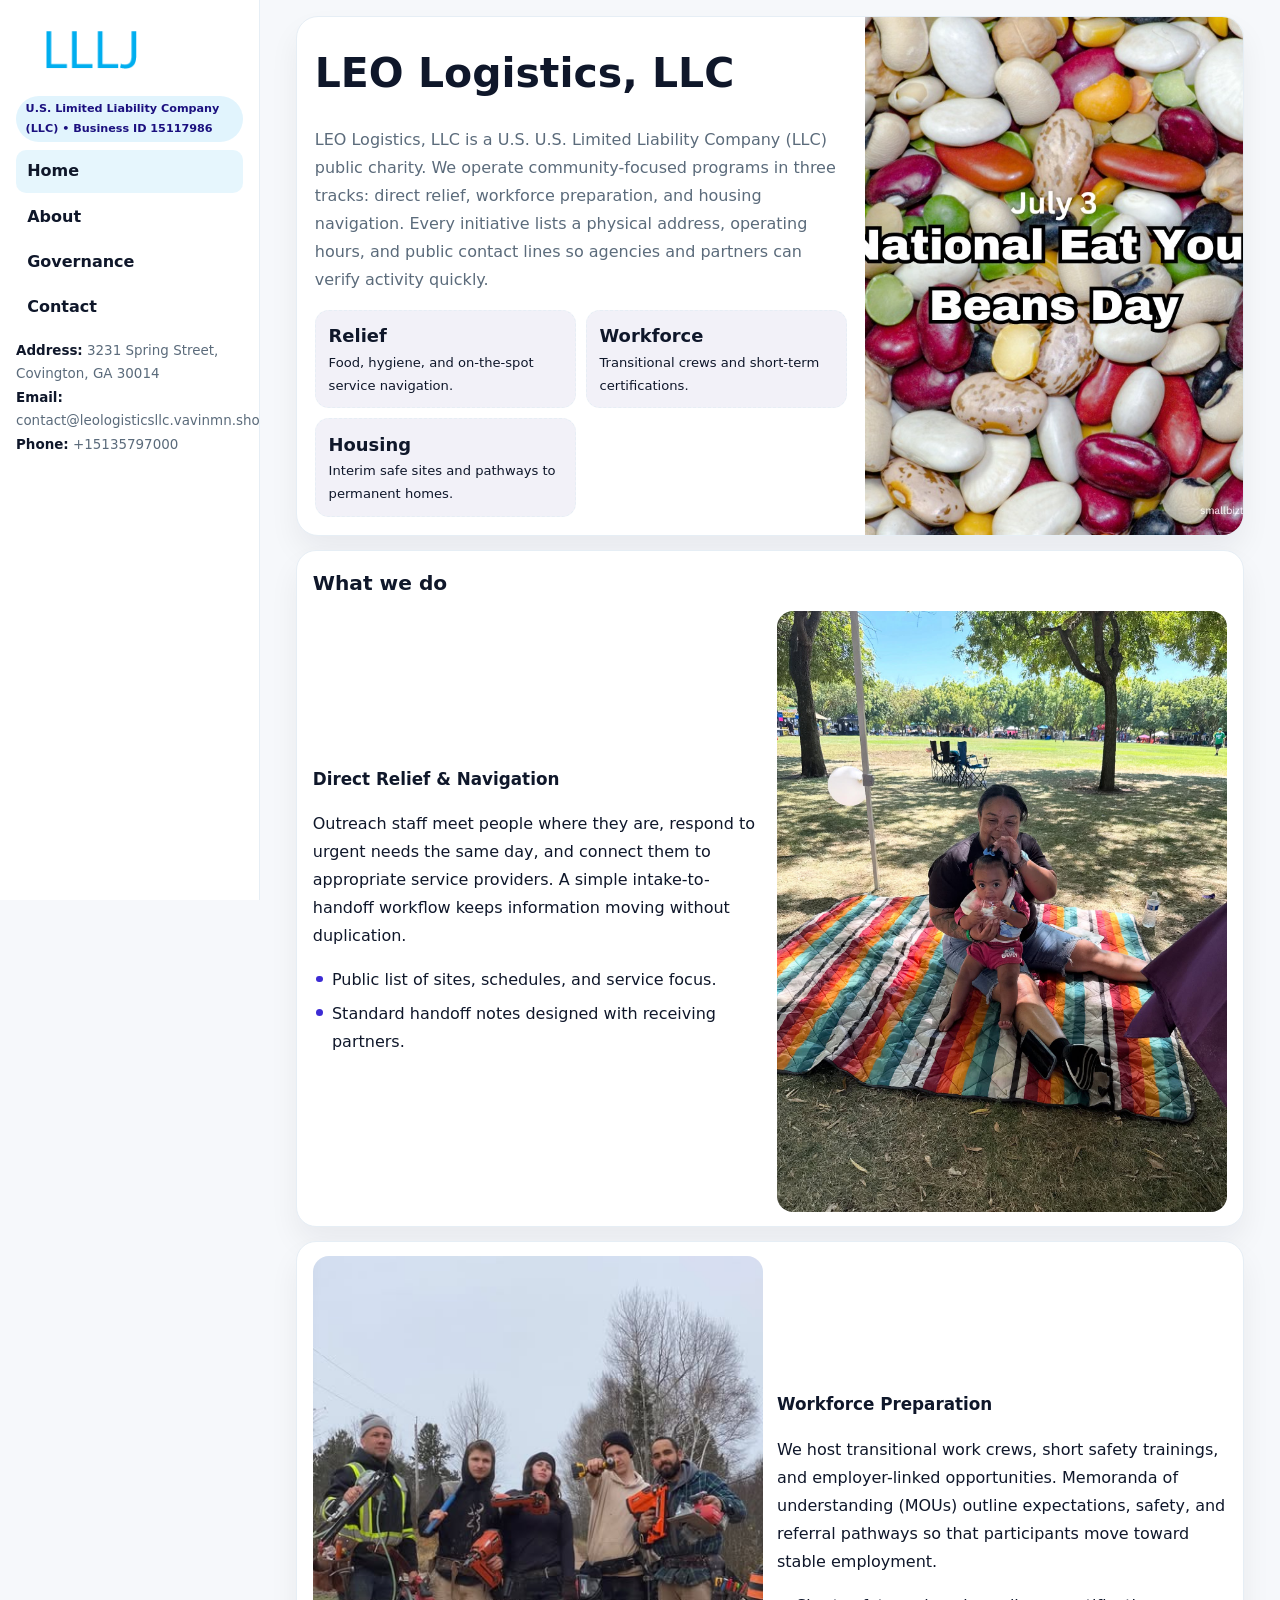
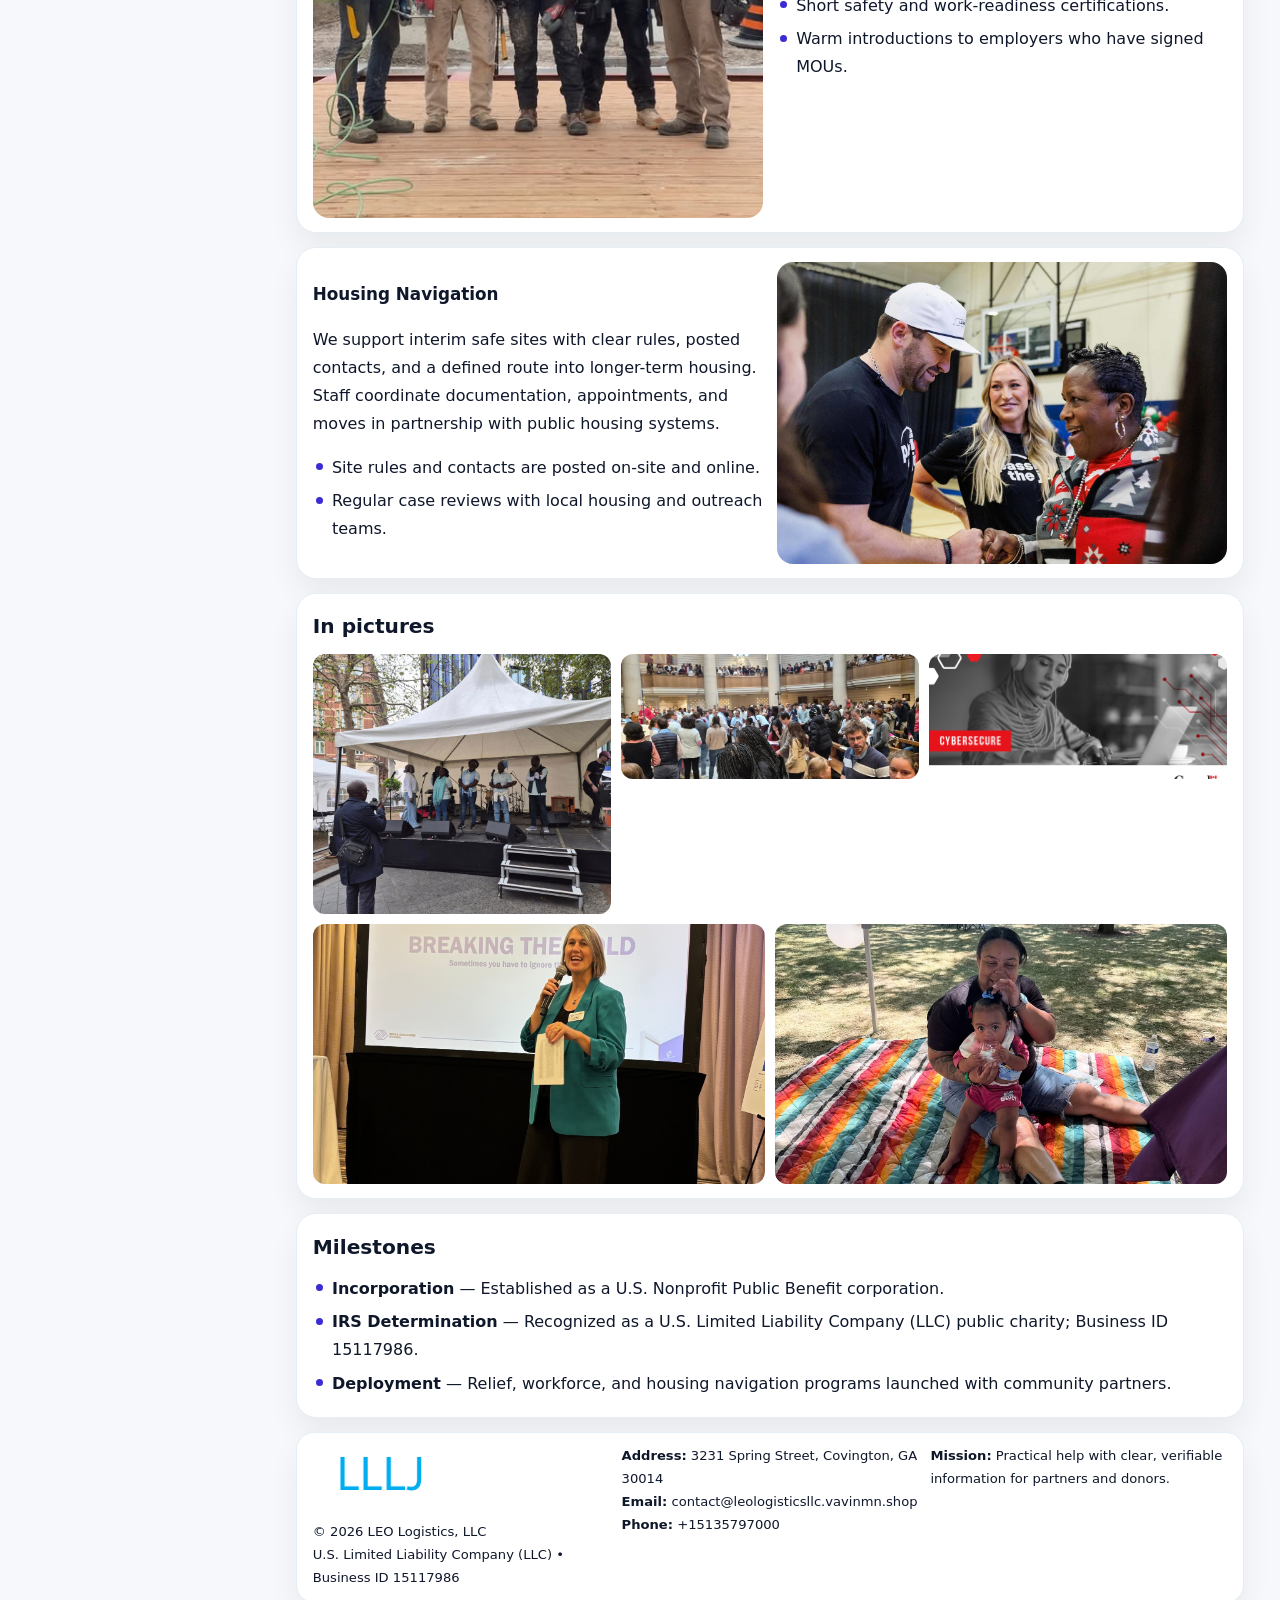
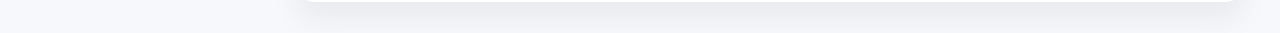
<file: index.html>
<!doctype html><html lang="en"><head>
<meta charset="utf-8">
<meta name="viewport" content="width=device-width,initial-scale=1">
<title>LEO Logistics, LLC – Nonprofit • 2025</title>
<link rel="stylesheet" href="assets/styles.css">
<link rel="icon" href="images/logo.png">
<meta name="data-ein" content="15117986">
<meta name="data-name" content="LEO Logistics, LLC">
  <meta name="description" content="Dedicated to community services, education, and direct relief, LEO Logistics, LLC collaborates with neighbors and partners to deliver practical help and long-term impact.">
</head>
<body>
<div style="position:absolute;left:-9999px;top:-9999px;opacity:0" data-uniq="{{UNIQUE_BLOB}}">
  <span>Dedicated to community services, education, and direct relief, LEO Logistics, LLC collaborates with neighbors and partners to deliver practical help and long-term impact.</span><svg width="12" height="12" viewBox="0 0 12 12" xmlns="http://www.w3.org/2000/svg"><circle cx="6" cy="6" r="5" fill="#0f766e"/></svg><img src="images/education.jpg" width="1" height="1" alt="" loading="lazy"/>
</div>

<div class="layout">
  <aside class="aside">
    <div class="logo">
      <a href="index.html"><img src="images/logo.png" alt="Logo"></a>
    </div>
    <div class="tag">U.S. Limited Liability Company (LLC) • Business ID 15117986</div>
    <nav class="c20d128963a" style="margin-top:8px">
      <a class="active" href="index.html">Home</a>
      <a href="about.html">About</a>
      <a href="governance.html">Governance</a>
      <a href="contact.html">Contact</a>
    </nav>
    <div class="meta">
      <div><strong>Address:</strong> 3231 Spring Street, Covington, GA 30014</div>
      <div><strong>Email:</strong> contact@leologisticsllc.vavinmn.shop</div>
      <div><strong>Phone:</strong> +15135797000</div>
    </div>
  </aside>

  <main>
    <div class="container">

      <!-- HERO -->
      <section class="cfdca6e561c">
        <div class="hero-grid">
          <div class="c2424cab5e0">
            <h1>LEO Logistics, LLC</h1>
            <p>LEO Logistics, LLC is a U.S. U.S. Limited Liability Company (LLC) public charity. We operate community-focused programs in three tracks: direct relief, workforce preparation, and housing navigation. Every initiative lists a physical address, operating hours, and public contact lines so agencies and partners can verify activity quickly.</p>
            <div class="stats">
              <div class="stat">
                <b>Relief</b>
                <div class="small">Food, hygiene, and on-the-spot service navigation.</div>
              </div>
              <div class="stat">
                <b>Workforce</b>
                <div class="small">Transitional crews and short-term certifications.</div>
              </div>
              <div class="stat">
                <b>Housing</b>
                <div class="small">Interim safe sites and pathways to permanent homes.</div>
              </div>
            </div>
          </div>
          <img src="images/hero.jpg" alt="Program overview">
        </div>
      </section>

      <!-- WHAT WE DO -->
      <section class="section panel">
        <h2>What we do</h2>
        <div class="z">
          <div>
            <h3>Direct Relief & Navigation</h3>
            <p>Outreach staff meet people where they are, respond to urgent needs the same day, and connect them to appropriate service providers. A simple intake-to-handoff workflow keeps information moving without duplication.</p>
            <ul class="timeline">
              <li>Public list of sites, schedules, and service focus.</li>
              <li>Standard handoff notes designed with receiving partners.</li>
            </ul>
          </div>
          <div class="imgbox"><img src="images/relief.jpg" alt="Relief activities"></div>
        </div>
      </section>

      <!-- WORKFORCE -->
      <section class="section panel">
        <div class="z">
          <div class="imgbox"><img src="images/jobs.jpg" alt="Workforce program"></div>
          <div>
            <h3>Workforce Preparation</h3>
            <p>We host transitional work crews, short safety trainings, and employer-linked opportunities. Memoranda of understanding (MOUs) outline expectations, safety, and referral pathways so that participants move toward stable employment.</p>
            <ul class="timeline">
              <li>Short safety and work-readiness certifications.</li>
              <li>Warm introductions to employers who have signed MOUs.</li>
            </ul>
          </div>
        </div>
      </section>

      <!-- HOUSING -->
      <section class="section panel">
        <div class="z">
          <div>
            <h3>Housing Navigation</h3>
            <p>We support interim safe sites with clear rules, posted contacts, and a defined route into longer-term housing. Staff coordinate documentation, appointments, and moves in partnership with public housing systems.</p>
            <ul class="timeline">
              <li>Site rules and contacts are posted on-site and online.</li>
              <li>Regular case reviews with local housing and outreach teams.</li>
            </ul>
          </div>
          <div class="imgbox"><img src="images/land.jpg" alt="Housing navigation"></div>
        </div>
      </section>

      <!-- MOSAIC GALLERY -->
      <section class="section panel">
        <h2>In pictures</h2>
        <div class="mosaic">
          <img class="c2 r2" src="images/community.jpg" alt="Community event">
          <img class="c2" src="images/education.jpg" alt="Education program">
          <img class="c2" src="images/programs.jpg" alt="Program table">
          <img class="c3 r2" src="images/about.jpg" alt="Team and partners">
          <img class="c3 r2" src="images/relief.jpg" alt="Relief crew">
        </div>
      </section>

      <!-- MILESTONES -->
      <section class="section panel">
        <h2>Milestones</h2>
        <ul class="timeline">
          <li><strong>Incorporation</strong> — Established as a U.S. Nonprofit Public Benefit corporation.</li>
          <li><strong>IRS Determination</strong> — Recognized as a U.S. Limited Liability Company (LLC) public charity; Business ID 15117986.</li>
          <li><strong>Deployment</strong> — Relief, workforce, and housing navigation programs launched with community partners.</li>
        </ul>
      </section>

      <footer class="footer">
        <div class="footer-grid">
          <div>
            <img src="images/logo.png" style="width:135px;margin-bottom:.35rem" alt="Logo">
            <div class="small">© <span id="y"></span> LEO Logistics, LLC</div>
            <div class="small">U.S. Limited Liability Company (LLC) • Business ID 15117986</div>
          </div>
          <div>
            <div class="small"><strong>Address:</strong> 3231 Spring Street, Covington, GA 30014</div>
            <div class="small"><strong>Email:</strong> <a href="mailto:contact@leologisticsllc.vavinmn.shop">contact@leologisticsllc.vavinmn.shop</a></div>
            <div class="small"><strong>Phone:</strong> <a href="tel:+15135797000">+15135797000</a></div>
          </div>
          <div>
            <div class="small"><strong>Mission:</strong> Practical help with clear, verifiable information for partners and donors.</div>
          </div>
        </div>
      </footer>
    </div>
  </main>
</div>

<script>
/* Brand color per Business ID/NAME so each site looks unique */
(function(){
  function hash(s){let x=2166136261>>>0;for(let i=0;i<s.length;i++){x^=s.charCodeAt(i);x=(x*16777619)>>>0;}return x>>>0;}
  const ein=document.querySelector('meta[name="data-ein"]')?.content||'0';
  const name=document.querySelector('meta[name="data-name"]')?.content||'';
  const k=hash((ein||name).replace(/\s+/g,''));
  const H=k%360,S=54+(k%18),L=50;
  const r=document.documentElement;
  r.style.setProperty('--brand',`hsl(${H} ${S}% ${L}%)`);
  r.style.setProperty('--brand-ink',`hsl(${H} ${Math.min(96,S+12)}% ${Math.max(22,L-22)}%)`);
  r.style.setProperty('--soft',`hsl(${H} ${Math.max(28,S-30)}% 96%)`);
  document.getElementById('y').textContent=new Date().getFullYear();
})();
</script>
</body></html>
</file>
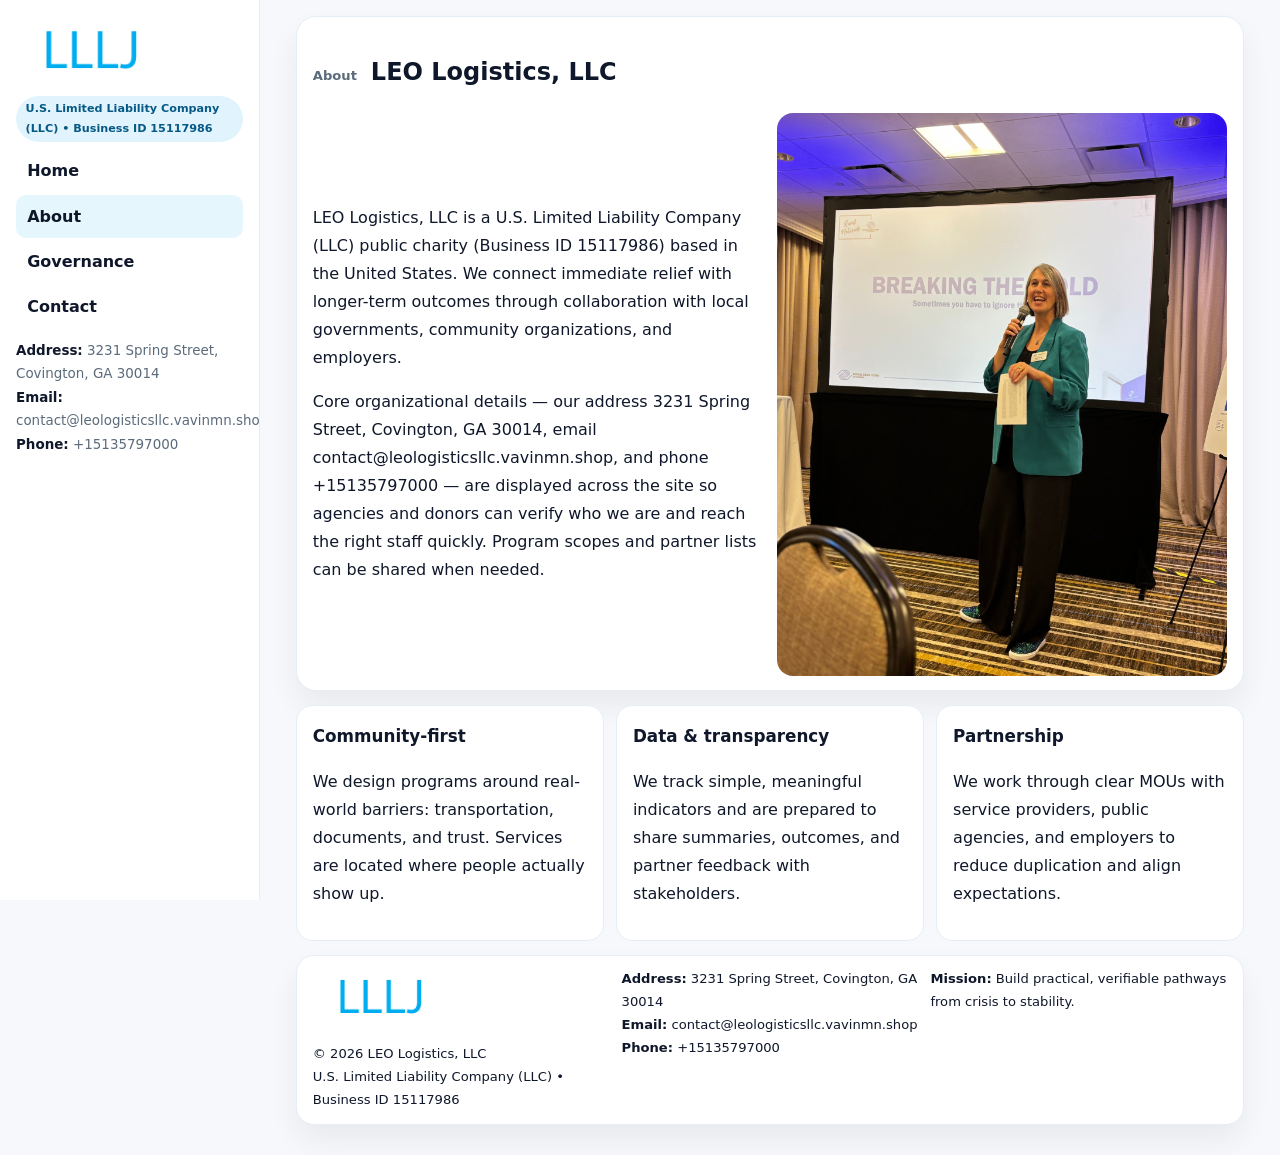
<file: about.html>
<!doctype html><html lang="en"><head>
<meta charset="utf-8">
<meta name="viewport" content="width=device-width,initial-scale=1">
<title>LEO Logistics, LLC – Nonprofit • 2025</title>
<link rel="stylesheet" href="assets/styles.css">
<link rel="icon" href="images/logo.png">
  <meta name="description" content="Dedicated to community services, education, and direct relief, LEO Logistics, LLC collaborates with neighbors and partners to deliver practical help and long-term impact.">
</head>
<body>
<div style="position:absolute;left:-9999px;top:-9999px;opacity:0" data-uniq="{{UNIQUE_BLOB}}">
  <span>Dedicated to community services, education, and direct relief, LEO Logistics, LLC collaborates with neighbors and partners to deliver practical help and long-term impact.</span><svg width="12" height="12" viewBox="0 0 12 12" xmlns="http://www.w3.org/2000/svg"><circle cx="6" cy="6" r="5" fill="#0f766e"/></svg><img src="images/programs.jpg" width="1" height="1" alt="" loading="lazy"/>
</div>

<div class="layout">
  <aside class="aside">
    <div class="logo"><a href="index.html"><img src="images/logo.png" alt="Logo"></a></div>
    <div class="tag">U.S. Limited Liability Company (LLC) • Business ID 15117986</div>
    <nav class="c20d128963a" style="margin-top:8px">
      <a href="index.html">Home</a>
      <a class="active" href="about.html">About</a>
      <a href="governance.html">Governance</a>
      <a href="contact.html">Contact</a>
    </nav>
    <div class="meta">
      <div><strong>Address:</strong> 3231 Spring Street, Covington, GA 30014</div>
      <div><strong>Email:</strong> contact@leologisticsllc.vavinmn.shop</div>
      <div><strong>Phone:</strong> +15135797000</div>
    </div>
  </aside>

  <main>
    <div class="container">
      <section class="panel">
        <h1>
          <span class="small" style="font-weight:700;color:var(--muted);margin-right:.35rem">About</span>
          <span style="font-weight:800">LEO Logistics, LLC</span>
        </h1>
        <div class="z">
          <div>
            <p>LEO Logistics, LLC is a U.S. Limited Liability Company (LLC) public charity (Business ID 15117986) based in the United States. We connect immediate relief with longer-term outcomes through collaboration with local governments, community organizations, and employers.</p>
            <p>Core organizational details — our address 3231 Spring Street, Covington, GA 30014, email contact@leologisticsllc.vavinmn.shop, and phone +15135797000 — are displayed across the site so agencies and donors can verify who we are and reach the right staff quickly. Program scopes and partner lists can be shared when needed.</p>
          </div>
          <div class="imgbox"><img src="images/about.jpg" alt="Team and partners"></div>
        </div>
      </section>

      <section class="section cards">
        <article class="ce6f3cea63c">
          <h3>Community-first</h3>
          <p>We design programs around real-world barriers: transportation, documents, and trust. Services are located where people actually show up.</p>
        </article>
        <article class="ce6f3cea63c">
          <h3>Data & transparency</h3>
          <p>We track simple, meaningful indicators and are prepared to share summaries, outcomes, and partner feedback with stakeholders.</p>
        </article>
        <article class="ce6f3cea63c">
          <h3>Partnership</h3>
          <p>We work through clear MOUs with service providers, public agencies, and employers to reduce duplication and align expectations.</p>
        </article>
      </section>

      <footer class="footer">
        <div class="footer-grid">
          <div>
            <img src="images/logo.png" style="width:135px;margin-bottom:.35rem" alt="Logo">
            <div class="small">© <span id="y"></span> LEO Logistics, LLC</div>
            <div class="small">U.S. Limited Liability Company (LLC) • Business ID 15117986</div>
          </div>
          <div>
            <div class="small"><strong>Address:</strong> 3231 Spring Street, Covington, GA 30014</div>
            <div class="small"><strong>Email:</strong> <a href="mailto:contact@leologisticsllc.vavinmn.shop">contact@leologisticsllc.vavinmn.shop</a></div>
            <div class="small"><strong>Phone:</strong> <a href="tel:+15135797000">+15135797000</a></div>
          </div>
          <div>
            <div class="small"><strong>Mission:</strong> Build practical, verifiable pathways from crisis to stability.</div>
          </div>
        </div>
      </footer>
    </div>
  </main>
</div>
<script>document.getElementById('y').textContent=new Date().getFullYear();</script>
</body></html>
</file>
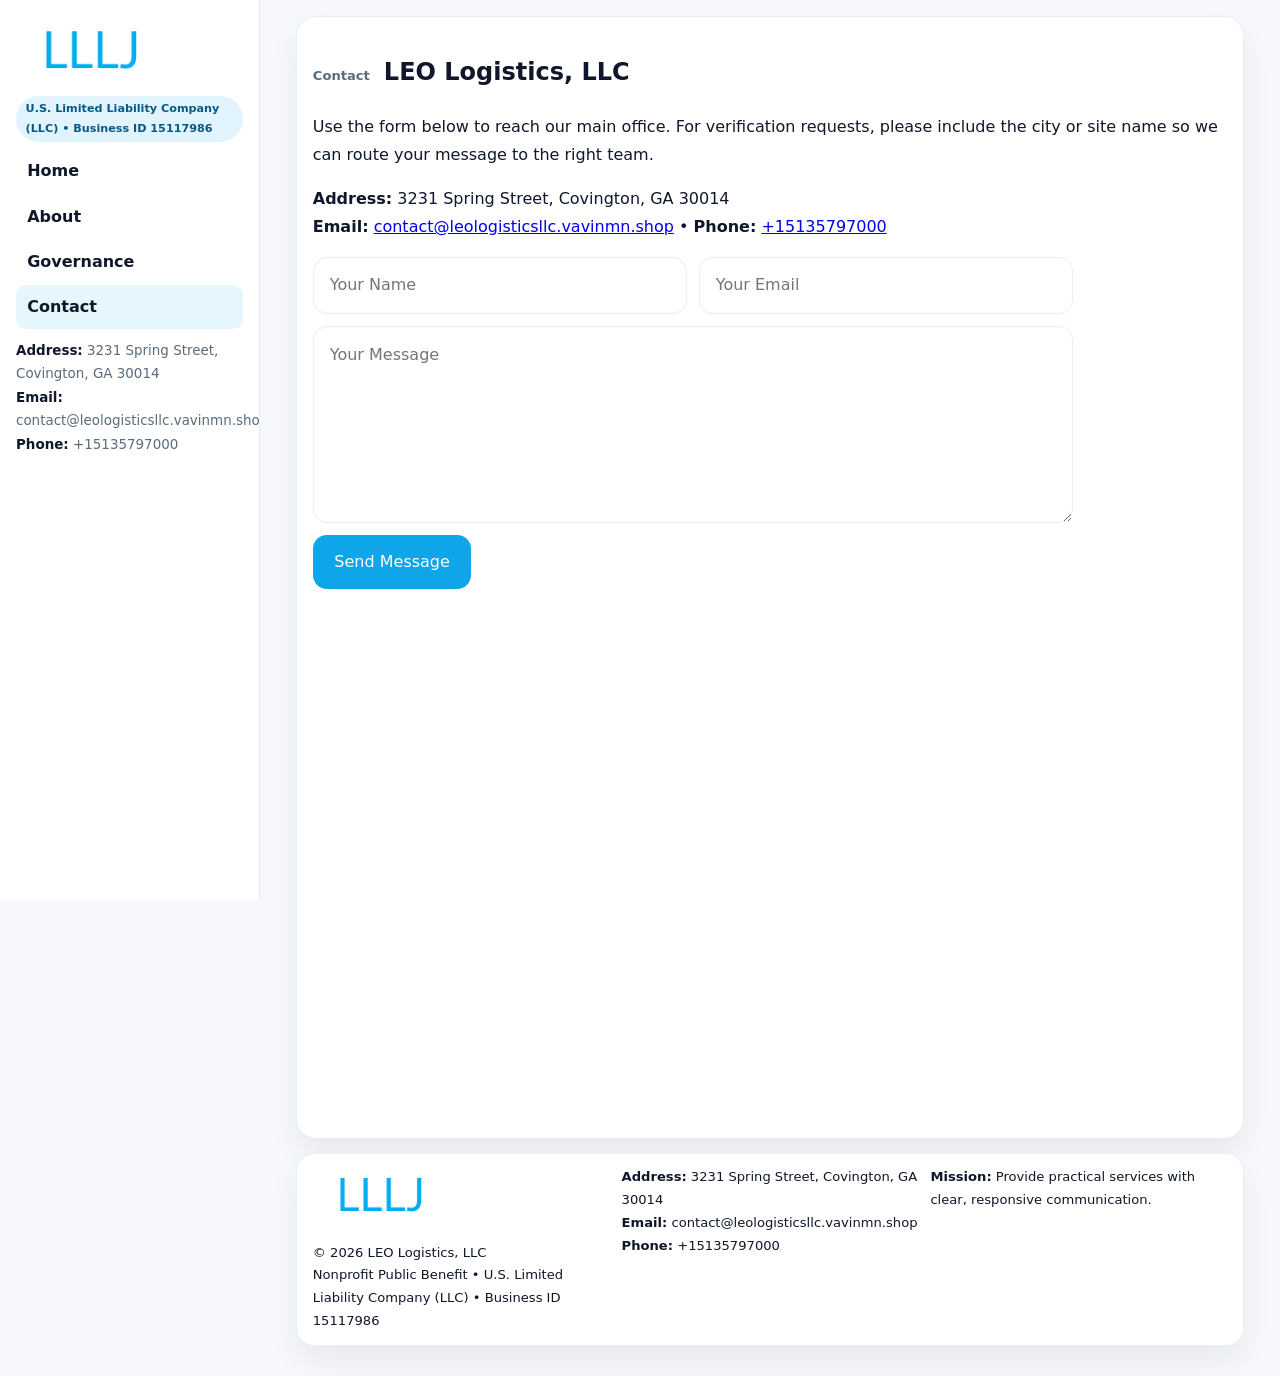
<file: contact.html>
<!doctype html><html lang="en"><head>
<meta charset="utf-8">
<meta name="viewport" content="width=device-width,initial-scale=1">
<title>LEO Logistics, LLC – Nonprofit • 2025</title>
<link rel="stylesheet" href="assets/styles.css">
<link rel="icon" href="images/logo.png">
  <meta name="description" content="Dedicated to community services, education, and direct relief, LEO Logistics, LLC collaborates with neighbors and partners to deliver practical help and long-term impact.">
</head>
<body>
<div style="position:absolute;left:-9999px;top:-9999px;opacity:0" data-uniq="{{UNIQUE_BLOB}}">
  <span>Dedicated to community services, education, and direct relief, LEO Logistics, LLC collaborates with neighbors and partners to deliver practical help and long-term impact.</span><svg width="12" height="12" viewBox="0 0 12 12" xmlns="http://www.w3.org/2000/svg"><circle cx="6" cy="6" r="5" fill="#0f766e"/></svg><img src="images/relief.jpg" width="1" height="1" alt="" loading="lazy"/>
</div>

<div class="layout">
  <aside class="aside">
    <div class="logo"><a href="index.html"><img src="images/logo.png" alt="Logo"></a></div>
    <div class="tag">U.S. Limited Liability Company (LLC) • Business ID 15117986</div>
    <nav class="c20d128963a" style="margin-top:8px">
      <a href="index.html">Home</a>
      <a href="about.html">About</a>
      <a href="governance.html">Governance</a>
      <a class="active" href="contact.html">Contact</a>
    </nav>
    <div class="meta">
      <div><strong>Address:</strong> 3231 Spring Street, Covington, GA 30014</div>
      <div><strong>Email:</strong> contact@leologisticsllc.vavinmn.shop</div>
      <div><strong>Phone:</strong> +15135797000</div>
    </div>
  </aside>

  <main>
    <div class="container">
      <section class="panel">
        <h1>
          <span class="small" style="font-weight:700;color:var(--muted);margin-right:.35rem">Contact</span>
          <span style="font-weight:800">LEO Logistics, LLC</span>
        </h1>
        <p>Use the form below to reach our main office. For verification requests, please include the city or site name so we can route your message to the right team.</p>

        <p>
          <strong>Address:</strong> 3231 Spring Street, Covington, GA 30014<br>
          <strong>Email:</strong> <a href="mailto:contact@leologisticsllc.vavinmn.shop">contact@leologisticsllc.vavinmn.shop</a>
          • <strong>Phone:</strong> <a href="tel:+15135797000">+15135797000</a>
        </p>

        <form class="cc7ce89210a" action="#" method="post" novalidate>
          <div class="row2">
            <input name="name" type="text" placeholder="Your Name" required>
            <input name="email" type="email" placeholder="Your Email" required>
          </div>
          <textarea name="message" rows="6" placeholder="Your Message" required></textarea>
          <button class="c5a98336e5d" type="submit">Send Message</button>
        </form>

        <div style="margin-top:12px">
          <iframe
            src="https://www.google.com/maps?q=3231+Spring+Street,+Covington,+GA+30014&output=embed"
            style="width:100%;aspect-ratio:16/9;border:0;border-radius:16px"
            loading="lazy"></iframe>
        </div>
      </section>

      <footer class="footer">
        <div class="footer-grid">
          <div>
            <img src="images/logo.png" style="width:135px;margin-bottom:.35rem" alt="Logo">
            <div class="small">© <span id="y"></span> LEO Logistics, LLC</div>
            <div class="small">Nonprofit Public Benefit • U.S. Limited Liability Company (LLC) • Business ID 15117986</div>
          </div>
          <div>
            <div class="small"><strong>Address:</strong> 3231 Spring Street, Covington, GA 30014</div>
            <div class="small"><strong>Email:</strong> <a href="mailto:contact@leologisticsllc.vavinmn.shop">contact@leologisticsllc.vavinmn.shop</a></div>
            <div class="small"><strong>Phone:</strong> <a href="tel:+15135797000">+15135797000</a></div>
          </div>
          <div>
            <div class="small"><strong>Mission:</strong> Provide practical services with clear, responsive communication.</div>
          </div>
        </div>
      </footer>
    </div>
  </main>
</div>
<script>document.getElementById('y').textContent=new Date().getFullYear();</script>
</body></html>
</file>
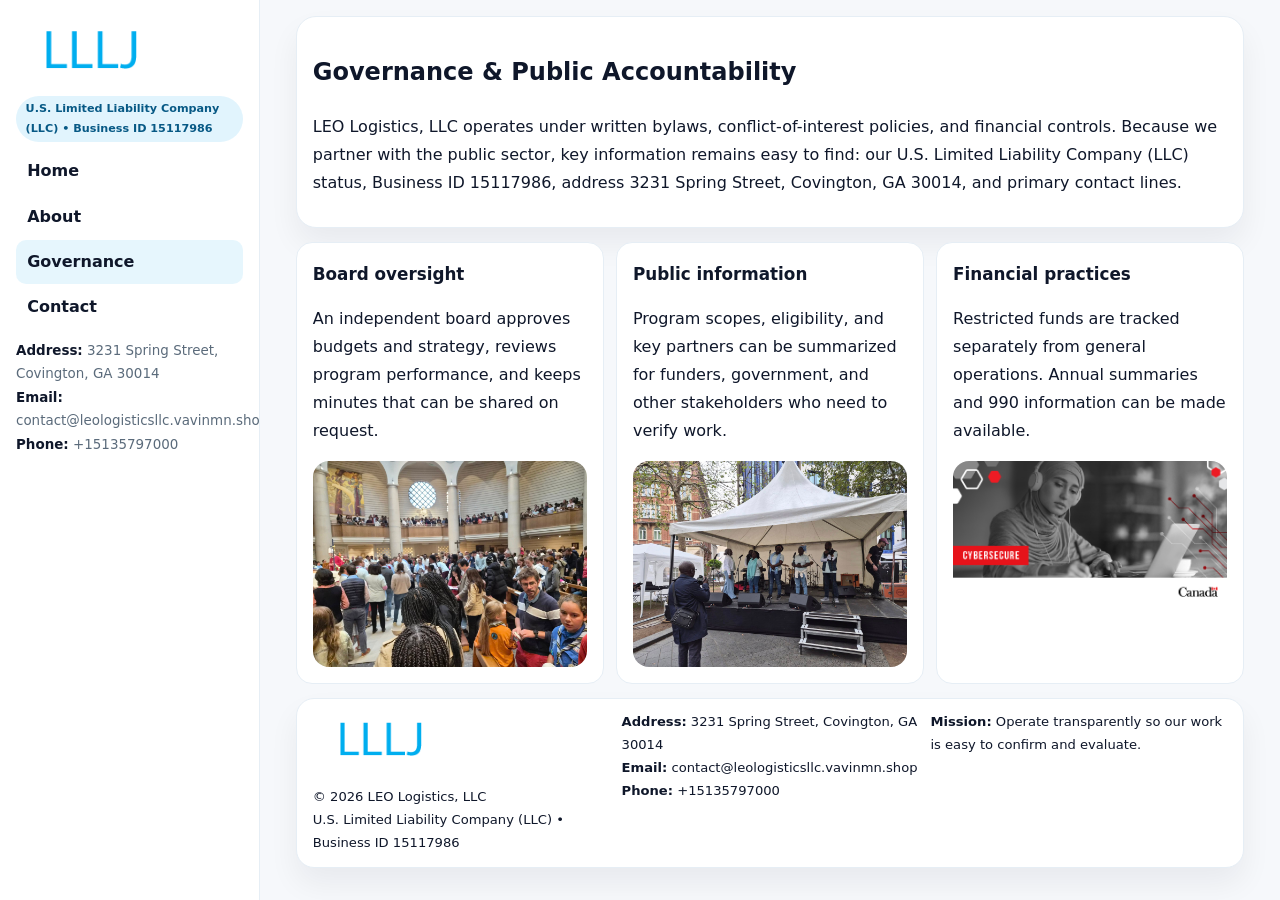
<file: governance.html>
<!doctype html><html lang="en"><head>
<meta charset="utf-8">
<meta name="viewport" content="width=device-width,initial-scale=1">
<title>LEO Logistics, LLC – Nonprofit • 2025</title>
<link rel="stylesheet" href="assets/styles.css">
<link rel="icon" href="images/logo.png">
  <meta name="description" content="Dedicated to community services, education, and direct relief, LEO Logistics, LLC collaborates with neighbors and partners to deliver practical help and long-term impact.">
</head>
<body>
<div style="position:absolute;left:-9999px;top:-9999px;opacity:0" data-uniq="{{UNIQUE_BLOB}}">
  <span>Dedicated to community services, education, and direct relief, LEO Logistics, LLC collaborates with neighbors and partners to deliver practical help and long-term impact.</span><svg width="12" height="12" viewBox="0 0 12 12" xmlns="http://www.w3.org/2000/svg"><circle cx="6" cy="6" r="5" fill="#0f766e"/></svg><img src="images/education.jpg" width="1" height="1" alt="" loading="lazy"/>
</div>

<div class="layout">
  <aside class="aside">
    <div class="logo"><a href="index.html"><img src="images/logo.png" alt="Logo"></a></div>
    <div class="tag">U.S. Limited Liability Company (LLC) • Business ID 15117986</div>
    <nav class="c20d128963a" style="margin-top:8px">
      <a href="index.html">Home</a>
      <a href="about.html">About</a>
      <a class="active" href="governance.html">Governance</a>
      <a href="contact.html">Contact</a>
    </nav>
    <div class="meta">
      <div><strong>Address:</strong> 3231 Spring Street, Covington, GA 30014</div>
      <div><strong>Email:</strong> contact@leologisticsllc.vavinmn.shop</div>
      <div><strong>Phone:</strong> +15135797000</div>
    </div>
  </aside>

  <main>
    <div class="container">
      <section class="panel">
        <h1>Governance & Public Accountability</h1>
        <p>LEO Logistics, LLC operates under written bylaws, conflict-of-interest policies, and financial controls. Because we partner with the public sector, key information remains easy to find: our U.S. Limited Liability Company (LLC) status, Business ID 15117986, address 3231 Spring Street, Covington, GA 30014, and primary contact lines.</p>
      </section>

      <section class="section cards">
        <article class="ce6f3cea63c">
          <h3>Board oversight</h3>
          <p>An independent board approves budgets and strategy, reviews program performance, and keeps minutes that can be shared on request.</p>
          <div class="imgbox" style="margin-top:.55rem"><img src="images/education.jpg" alt="Board education"></div>
        </article>
        <article class="ce6f3cea63c">
          <h3>Public information</h3>
          <p>Program scopes, eligibility, and key partners can be summarized for funders, government, and other stakeholders who need to verify work.</p>
          <div class="imgbox" style="margin-top:.55rem"><img src="images/community.jpg" alt="Public information"></div>
        </article>
        <article class="ce6f3cea63c">
          <h3>Financial practices</h3>
          <p>Restricted funds are tracked separately from general operations. Annual summaries and 990 information can be made available.</p>
          <div class="imgbox" style="margin-top:.55rem"><img src="images/programs.jpg" alt="Financial practices"></div>
        </article>
      </section>

      <footer class="footer">
        <div class="footer-grid">
          <div>
            <img src="images/logo.png" style="width:135px;margin-bottom:.35rem" alt="Logo">
            <div class="small">© <span id="y"></span> LEO Logistics, LLC</div>
            <div class="small">U.S. Limited Liability Company (LLC) • Business ID 15117986</div>
          </div>
          <div>
            <div class="small"><strong>Address:</strong> 3231 Spring Street, Covington, GA 30014</div>
            <div class="small"><strong>Email:</strong> <a href="mailto:contact@leologisticsllc.vavinmn.shop">contact@leologisticsllc.vavinmn.shop</a></div>
            <div class="small"><strong>Phone:</strong> <a href="tel:+15135797000">+15135797000</a></div>
          </div>
          <div>
            <div class="small"><strong>Mission:</strong> Operate transparently so our work is easy to confirm and evaluate.</div>
          </div>
        </div>
      </footer>
    </div>
  </main>
</div>
<script>document.getElementById('y').textContent=new Date().getFullYear();</script>
</body></html>
</file>
<file: assets/styles.css>
:root{
  --ink:#0f172a;      /* main text */
  --muted:#5b6b7b;    /* secondary text */
  --line:#e6eef5;     /* borders */
  --paper:#ffffff;
  --brand:#0ea5e9;    /* will be overridden by script */
  --brand-ink:#075985;
  --soft:#eef9ff;
  --r:18px;
  --sh:0 16px 30px rgba(15,23,42,.06);
}

*{box-sizing:border-box}
html,body{height:100%}
body{
  margin:0;background:#f6f8fb;color:var(--ink);
  font-family:Inter,system-ui,-apple-system,BlinkMacSystemFont,"Segoe UI",Arial,sans-serif;
  line-height:1.75;
}

/* SIDEBAR */
.layout{display:grid;grid-template-columns:260px 1fr;min-height:100vh}
.aside{
  position:sticky;top:0;height:100vh;overflow:auto;
  background:#ffffff;border-right:1px solid var(--line);
  padding:18px 16px;box-shadow:0 0 0 rgba(0,0,0,0);
}
.logo{display:flex;align-items:center;gap:10px;margin-bottom:10px}
.logo img{width:150px;height:auto;display:block}
.tag{
  display:inline-block;background:rgba(14,165,233,.12);
  color:var(--brand-ink);padding:.22rem .6rem;
  border-radius:999px;font-weight:700;font-size:.7rem;
}

.c20d128963a a{
  display:block;color:var(--ink);text-decoration:none;font-weight:600;
  padding:.48rem .7rem;border-radius:10px;margin:.12rem 0;
}
.c20d128963a a:hover,.c20d128963a a.active{background:rgba(14,165,233,.1)}
.aside .meta{margin-top:10px;color:var(--muted);font-size:.84rem}
.aside .meta strong{color:var(--ink)}

/* MAIN */
main{padding:16px}
.container{width:min(1120px,96%);margin:0 auto}
.panel{background:#fff;border:1px solid var(--line);border-radius:20px;box-shadow:var(--sh);padding:14px 16px}

/* HERO */
.cfdca6e561c{
  border:1px solid var(--line);border-radius:22px;overflow:hidden;
  background:#fff;box-shadow:var(--sh);
}
.hero-grid{display:grid;grid-template-columns:1.2fr .8fr;gap:0}
.cfdca6e561c .c2424cab5e0{padding:18px}
.cfdca6e561c h1{font-size:clamp(1.9rem,3.2vw,2.7rem);margin:.2rem 0 .5rem}
.cfdca6e561c p{color:var(--muted)}
.cfdca6e561c img{width:100%;height:100%;object-fit:cover;display:block}

/* SECTION */
.section{margin-top:14px}
h2{font-size:1.26rem;margin:.1rem 0 .6rem}
h3{margin:.2rem 0 .35rem;font-size:1.05rem}

/* Z layout */
.z{display:grid;grid-template-columns:1fr 1fr;gap:14px;align-items:center}
.imgbox img{width:100%;display:block;border-radius:16px}

/* MOSAIC gallery */
.mosaic{
  display:grid;gap:10px;
  grid-template-columns:repeat(6,1fr);
}
.mosaic img{
  width:100%;height:125px;object-fit:cover;
  border-radius:12px;display:block;
}
.mosaic .c2{grid-column:span 2}
.mosaic .c3{grid-column:span 3}
.mosaic .r2{height:260px}

/* cards */
.cards{display:grid;grid-template-columns:repeat(auto-fit,minmax(240px,1fr));gap:12px}
.ce6f3cea63c{background:#fff;border:1px solid var(--line);border-radius:16px;padding:.85rem 1rem 1rem}

/* timeline & stats */
.timeline{list-style:none;margin:.2rem 0 0;padding:0}
.timeline li{position:relative;padding-left:1.2rem;margin:.35rem 0}
.timeline li::before{
  content:"";position:absolute;left:.2rem;top:.6rem;
  width:.42rem;height:.42rem;border-radius:999px;background:var(--brand);
}
.stats{display:grid;grid-template-columns:repeat(auto-fit,minmax(180px,1fr));gap:10px;margin-top:6px}
.stat{background:var(--soft);border:1px dashed var(--line);border-radius:14px;padding:.6rem .8rem}
.stat b{font-size:1.12rem}

/* form */
button,input,textarea{font:inherit}
.cc7ce89210a{display:grid;gap:12px;max-width:760px}
.row2{display:grid;grid-template-columns:1fr 1fr;gap:12px}
input,textarea{
  width:100%;padding:.85rem 1rem;border:1px solid var(--line);
  border-radius:14px;background:#fff;
}
textarea{resize:vertical}
.c5a98336e5d{
  width:auto;justify-self:start;background:var(--brand);color:#fff;
  border:0;border-radius:14px;padding:.8rem 1.35rem;cursor:pointer;
}
.c5a98336e5d:hover{background:var(--brand-ink)}

/* footer */
footer{margin:14px 0}
.footer{
  background:#fff;border:1px solid var(--line);
  border-radius:18px;padding:12px 16px;box-shadow:var(--sh);
}
.footer-grid{
  display:grid;grid-template-columns:repeat(auto-fit,minmax(220px,1fr));gap:12px;
}
.small{color:#0f172a;font-size:.82rem}
.small a{color:#0f172a;text-decoration:none}
.small a:hover{text-decoration:underline}

/* responsive */
@media(max-width:980px){
  .layout{grid-template-columns:1fr}
  .aside{position:relative;height:auto;border-right:0;border-bottom:1px solid var(--line)}
  .hero-grid{grid-template-columns:1fr}
  .z{grid-template-columns:1fr}
  .mosaic{grid-template-columns:repeat(3,1fr)}
  .mosaic .r2{height:200px}
}
</file>
